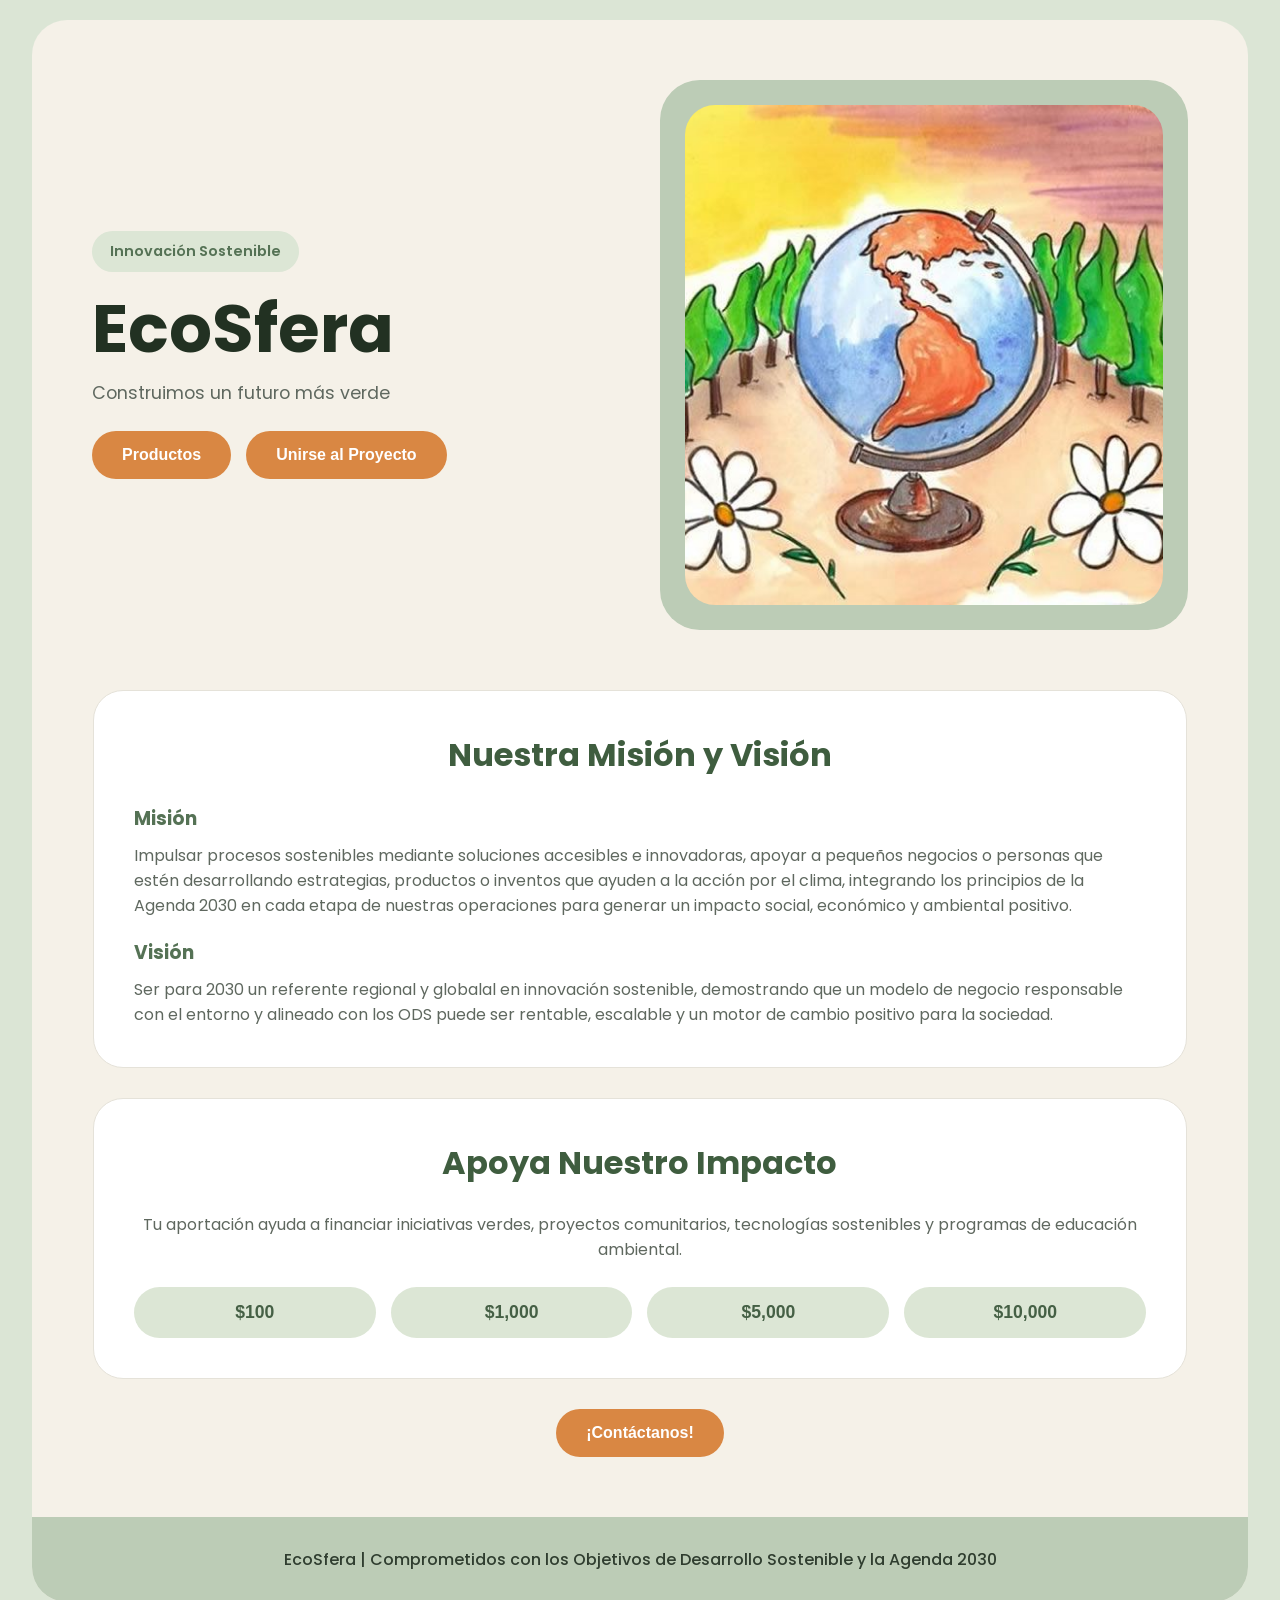
<file: index.html>
<!DOCTYPE html>
<html lang="es">
<head>
<meta charset="UTF-8">
<meta name="viewport" content="width=device-width, initial-scale=1.0">

<title>EcoSfera | Innovación Sostenible</title>

<link href="https://fonts.googleapis.com/css2?family=Poppins:wght@300;400;500;600;700&display=swap" rel="stylesheet">

<style>

*{
    margin:0;
    padding:0;
    box-sizing:border-box;
}

body{
    font-family:'Poppins',sans-serif;
    background:#dbe5d5;
    color:#2f3d2f;
}

/* CONTENEDOR GENERAL */

.main-container{
    width:95%;
    max-width:1400px;
    margin:20px auto;
    background:#f5f1e8;
    border-radius:35px;
    overflow:hidden;
}

/* HERO */

.hero{
    padding:60px;
}

.hero-grid{
    display:grid;
    grid-template-columns:1fr 1fr;
    gap:40px;
    align-items:center;
}

.badge{
    display:inline-block;
    background:#dce6d5;
    color:#557255;
    padding:10px 18px;
    border-radius:30px;
    font-size:.9rem;
    font-weight:600;
    margin-bottom:20px;
}

.hero h1{
    font-size:4.2rem;
    line-height:1.1;
    color:#223122;
    margin-bottom:15px;
}

.hero p{
    font-size:1.1rem;
    color:#5f685f;
    margin-bottom:25px;
}

.hero-buttons{
    display:flex;
    gap:15px;
    flex-wrap:wrap;
}

/* BOTONES */

button{
    border:none;
    cursor:pointer;
    border-radius:40px;
    padding:15px 30px;
    font-size:1rem;
    font-weight:600;
    transition:.3s;
}

.btn-principal{
    background:#d98743;
    color:white;
}

.btn-principal:hover{
    transform:translateY(-3px);
}

.btn-secundario{
    background:#dce6d5;
    color:#4b684b;
}

.btn-secundario:hover{
    transform:translateY(-3px);
}

/* IMAGEN PRINCIPAL */

.hero-image-box{
    background:#bcccb6;
    padding:25px;
    border-radius:40px;
}

.hero-image-box img{
    width:100%;
    height:500px;
    object-fit:cover;
    border-radius:30px;
    display:block;
}

/* SECCIONES */

.container{
    width:90%;
    margin:auto;
    padding-bottom:60px;
}

.card{
    background:white;
    border-radius:30px;
    padding:40px;
    margin-bottom:30px;
    border:1px solid #e5e2d9;
}

h2{
    text-align:center;
    color:#3f5d3f;
    margin-bottom:25px;
    font-size:2rem;
}

h3{
    color:#557255;
    margin-top:20px;
    margin-bottom:10px;
}

.card p{
    color:#5f685f;
}

/* DONACIONES */

.donacion-grid{
    display:grid;
    grid-template-columns:repeat(auto-fit,minmax(180px,1fr));
    gap:15px;
    margin-top:25px;
}

.donacion-grid button{
    background:#dce6d5;
    color:#456045;
    font-size:1.1rem;
}

.donacion-grid button:hover{
    background:#c6d4bf;
}

/* CONTACTO */

.contactos{
    text-align:center;
    margin-top:30px;
}

.contactos button{
    background:#d98743;
    color:white;
}

/* FOOTER */

footer{
    background:#bcccb6;
    text-align:center;
    padding:30px;
    color:#2f3d2f;
    font-weight:500;
}

/* RESPONSIVE */

@media(max-width:950px){

.hero-grid{
    grid-template-columns:1fr;
}

.hero{
    padding:40px 25px;
}

.hero h1{
    font-size:3rem;
}

.hero-image-box img{
    height:350px;
}

}

</style>
</head>

<body>

<div class="main-container">

<header class="hero">

<div class="hero-grid">

<div>

<span class="badge">
Innovación Sostenible
</span>

<h1>EcoSfera</h1>

<p>
Construimos un futuro más verde
</p>

<div class="hero-buttons">

<a href="Productos.html">
<button class="btn-principal">Productos</button>
</a>

<a href="Unirse.html">
<button class="btn-principal">
Unirse al Proyecto
</button>
</a>

</div>

</div>

<div class="hero-image-box">

<img src="EcoSfera1.jpg" alt="EcoSfera">

</div>

</div>

</header>

<div class="container">

<div class="card">

<h2>Nuestra Misión y Visión</h2>

<h3>Misión</h3>

<p>
Impulsar procesos sostenibles mediante soluciones accesibles e innovadoras, apoyar a pequeños negocios o personas que estén desarrollando estrategias, productos o inventos que ayuden a la acción por el clima, integrando los principios de la Agenda 2030 en cada etapa de nuestras operaciones para generar un impacto social, económico y ambiental positivo.
</p>

<h3>Visión</h3>

<p>
Ser para 2030 un referente regional y globalal en innovación sostenible, demostrando que un modelo de negocio responsable con el entorno y alineado con los ODS puede ser rentable, escalable y un motor de cambio positivo para la sociedad.
</p>

</div>

<div class="card">

<h2>Apoya Nuestro Impacto</h2>

<p style="text-align:center;">
Tu aportación ayuda a financiar iniciativas verdes, proyectos comunitarios, tecnologías sostenibles y programas de educación ambiental.
</p>

<div class="donacion-grid">

<button>$100</button>

<button>$1,000</button>

<button>$5,000</button>

<button>$10,000</button>

</div>

</div>

<div class="contactos">

<a href="Contáctanos.html">
<button class="btn-principal">
¡Contáctanos!
</button>
</a>

</div>

</div>

<footer>

<p>
EcoSfera | Comprometidos con los Objetivos de Desarrollo Sostenible y la Agenda 2030
</p>

</footer>

</div>

</body>
</html>
</file>
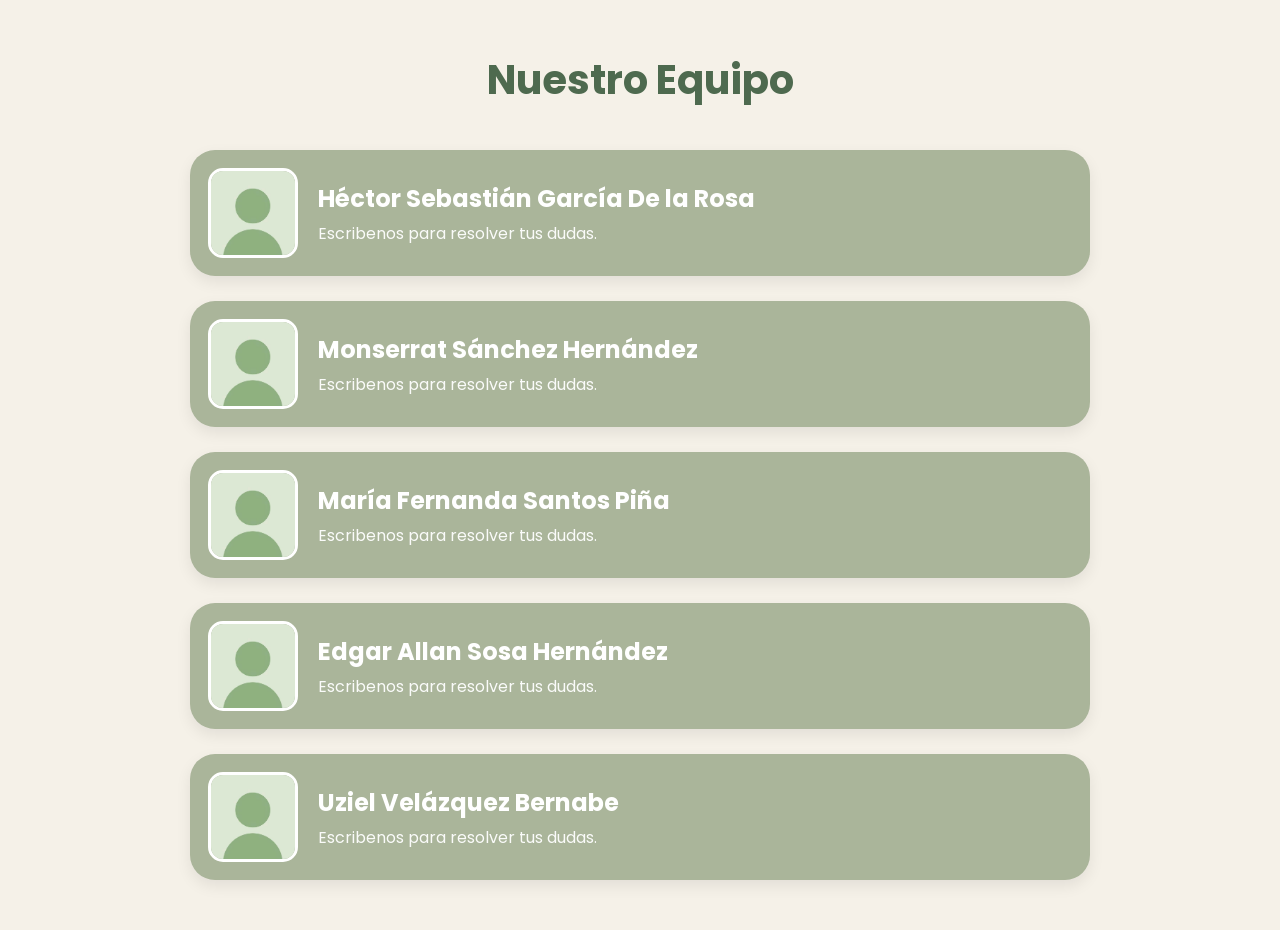
<file: Contáctanos.html>
<!DOCTYPE html>
<html lang="es">
<head>
<meta charset="UTF-8">
<meta name="viewport" content="width=device-width, initial-scale=1.0">

<title>Integrantes</title>

<link href="https://fonts.googleapis.com/css2?family=Poppins:wght@400;500;600;700&display=swap" rel="stylesheet">

<style>

*{
    margin:0;
    padding:0;
    box-sizing:border-box;
    font-family:'Poppins',sans-serif;
}

body{
    background:#F5F1E8;
    padding:50px 20px;
}

.titulo{
    text-align:center;
    color:#4E6A4F;
    font-size:2.5rem;
    margin-bottom:40px;
}

.integrantes{
    max-width:900px;
    margin:auto;
    display:flex;
    flex-direction:column;
    gap:25px;
}

.integrante{
    background:#AAB59A;
    padding:18px;
    border-radius:25px;
    display:flex;
    align-items:center;
    gap:20px;
    box-shadow:0 6px 15px rgba(0,0,0,.08);
    transition:.3s;
}

.integrante:hover{
    transform:translateY(-4px);
}

.integrante img{
    width:90px;
    height:90px;
    object-fit:cover;
    border-radius:15px;
    border:3px solid #ffffff;
    flex-shrink:0;
}

.info{
    color:white;
}

.info h3{
    font-size:1.5rem;
    margin-bottom:5px;
}

.info p{
    font-size:1rem;
    opacity:.95;
}

@media(max-width:768px){

    .integrante{
        flex-direction:column;
        text-align:center;
    }

}

</style>
</head>
<body>

<h2 class="titulo">Nuestro Equipo</h2>

<div class="integrantes">

    <div class="integrante">
        <img src="Persona.jpg" alt="">
        <div class="info">
            <h3>Héctor Sebastián García De la Rosa</h3>
            <p>Escribenos para resolver tus dudas.</p>
        </div>
    </div>

    <div class="integrante">
        <img src="Persona.jpg" alt="">
        <div class="info">
            <h3>Monserrat Sánchez Hernández</h3>
            <p>Escribenos para resolver tus dudas.</p>
        </div>
    </div>

    <div class="integrante">
        <img src="Persona.jpg" alt="">
        <div class="info">
            <h3>María Fernanda Santos Piña</h3>
            <p>Escribenos para resolver tus dudas.</p>
        </div>
    </div>

    <div class="integrante">
        <img src="Persona.jpg" alt="">
        <div class="info">
            <h3>Edgar Allan Sosa Hernández</h3>
            <p>Escribenos para resolver tus dudas.</p>
        </div>
    </div>

      <div class="integrante">
        <img src="Persona.jpg" alt="">
        <div class="info">
            <h3>Uziel Velázquez Bernabe </h3>
            <p>Escribenos para resolver tus dudas.</p>
        </div>
    </div>

</div>

</body>
</html>
</file>
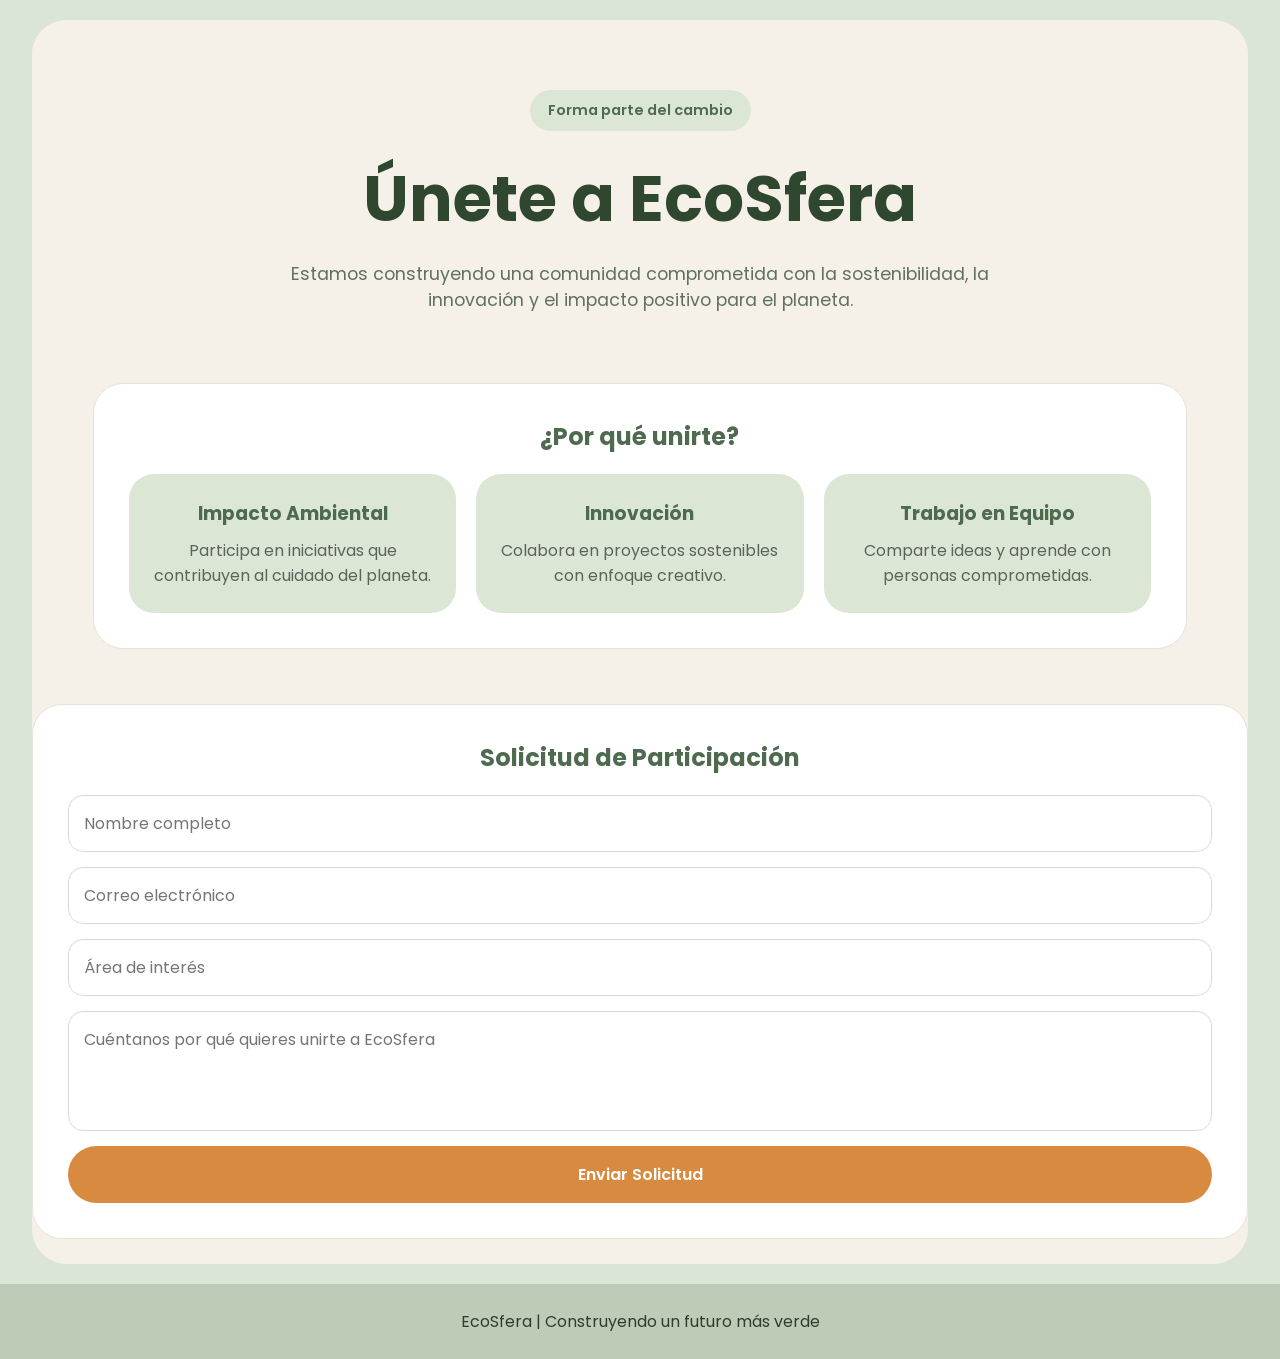
<file: Unirse.html>
<!DOCTYPE html>
<html lang="es">
<head>
<meta charset="UTF-8">
<meta name="viewport" content="width=device-width, initial-scale=1.0">

<title>Únete a EcoSfera</title>

<link href="https://fonts.googleapis.com/css2?family=Poppins:wght@300;400;500;600;700&display=swap" rel="stylesheet">

<style>

*{
    margin:0;
    padding:0;
    box-sizing:border-box;
    font-family:'Poppins',sans-serif;
}

body{
    background:#dbe5d5;
    color:#2f3d2f;
}

.main-container{
    width:95%;
    max-width:1400px;
    margin:20px auto;
    background:#f5f1e8;
    border-radius:35px;
    overflow:hidden;
}

/* HERO */

.hero{
    padding:70px 40px;
    text-align:center;
    background:#f5f1e8;
}

.badge{
    display:inline-block;
    background:#DCE6D5;
    color:#4E6A4F;
    padding:10px 18px;
    border-radius:30px;
    font-size:.9rem;
    font-weight:600;
    margin-bottom:20px;
}

.hero h1{
    font-size:4rem;
    color:#2f472f;
    margin-bottom:15px;
}

.hero p{
    max-width:700px;
    margin:auto;
    color:#617061;
    font-size:1.1rem;
}

/* TARJETAS */

.section{
    width:90%;
    margin:auto;
    padding-bottom:30px;
}

.card{
    background:white;
    border-radius:30px;
    padding:35px;
    margin-bottom:25px;
    border:1px solid #E8E3D8;
}

.card h2{
    text-align:center;
    color:#4E6A4F;
    margin-bottom:20px;
}

.card p{
    color:#5b645b;
}

/* BENEFICIOS */

.beneficios{
    display:grid;
    grid-template-columns:repeat(auto-fit,minmax(250px,1fr));
    gap:20px;
}

.beneficio{
    background:#DCE6D5;
    padding:25px;
    border-radius:25px;
    text-align:center;
}

.beneficio h3{
    color:#4E6A4F;
    margin-bottom:10px;
}

/* EQUIPO */

.equipo{
    display:flex;
    flex-direction:column;
    gap:20px;
}

.integrante{
    background:#BCCCB6;
    border-radius:25px;
    padding:15px;
    display:flex;
    align-items:center;
    gap:20px;
}

.integrante img{
    width:90px;
    height:90px;
    object-fit:cover;
    border-radius:15px;
    border:3px solid white;
}

.integrante h3{
    color:white;
}

.integrante p{
    color:white;
}

/* FORMULARIO */

.formulario{
    display:grid;
    gap:15px;
}

input,
textarea{
    width:100%;
    padding:15px;
    border:1px solid #d8d8d8;
    border-radius:15px;
    font-size:1rem;
}

textarea{
    resize:none;
    height:120px;
}

button{
    border:none;
    background:#D98A41;
    color:white;
    padding:16px;
    border-radius:40px;
    font-size:1rem;
    font-weight:600;
    cursor:pointer;
}

button:hover{
    opacity:.9;
}

footer{
    background:#BCCCB6;
    text-align:center;
    padding:25px;
    color:#2f3d2f;
}

@media(max-width:768px){

    .hero h1{
        font-size:2.8rem;
    }

    .integrante{
        flex-direction:column;
        text-align:center;
    }

}

</style>
</head>

<body>

<div class="main-container">

<section class="hero">

<span class="badge">
Forma parte del cambio
</span>

<h1>Únete a EcoSfera</h1>

<p>
Estamos construyendo una comunidad comprometida con la sostenibilidad,
la innovación y el impacto positivo para el planeta.
</p>

</section>

<div class="section">

<div class="card">

<h2>¿Por qué unirte?</h2>

<div class="beneficios">

<div class="beneficio">
<h3>Impacto Ambiental</h3>
<p>Participa en iniciativas que contribuyen al cuidado del planeta.</p>
</div>

<div class="beneficio">
<h3>Innovación</h3>
<p>Colabora en proyectos sostenibles con enfoque creativo.</p>
</div>

<div class="beneficio">
<h3>Trabajo en Equipo</h3>
<p>Comparte ideas y aprende con personas comprometidas.</p>
</div>

</div>

</div>



</div>

<div class="card">

<h2>Solicitud de Participación</h2>

<form class="formulario">

<input type="text" placeholder="Nombre completo">

<input type="email" placeholder="Correo electrónico">

<input type="text" placeholder="Área de interés">

<textarea placeholder="Cuéntanos por qué quieres unirte a EcoSfera"></textarea>

<button type="submit">
Enviar Solicitud
</button>

</form>

</div>

</div>

<footer>
EcoSfera | Construyendo un futuro más verde
</footer>

</div>

</body>
</html>
</file>
